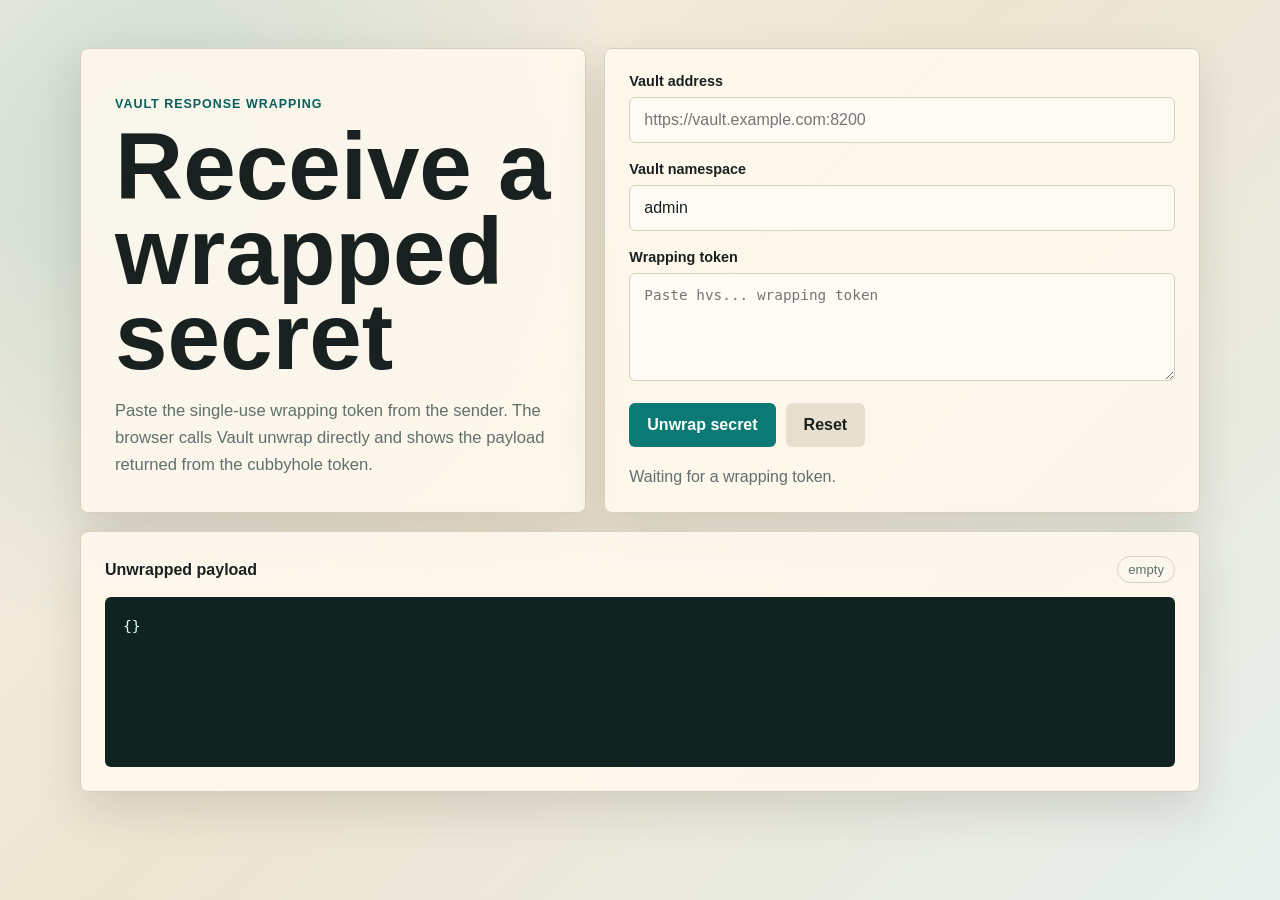
<file: 8_Vault_Secret_Wrapping/app/index.html>
<!doctype html>
<html lang="en">
  <head>
    <meta charset="utf-8">
    <meta name="viewport" content="width=device-width, initial-scale=1">
    <title>Vault Secret Wrapping Receiver</title>
    <link rel="stylesheet" href="styles.css">
  </head>
  <body>
    <main class="shell">
      <section class="panel intro">
        <p class="eyebrow">Vault Response Wrapping</p>
        <h1>Receive a wrapped secret</h1>
        <p class="lede">Paste the single-use wrapping token from the sender. The browser calls Vault unwrap directly and shows the payload returned from the cubbyhole token.</p>
      </section>

      <section class="panel tool" aria-label="Unwrap token form">
        <label for="vault-address">Vault address</label>
        <input id="vault-address" type="url" autocomplete="off" placeholder="https://vault.example.com:8200">

        <label for="vault-namespace">Vault namespace</label>
        <input id="vault-namespace" type="text" autocomplete="off" placeholder="admin">

        <label for="wrap-token">Wrapping token</label>
        <textarea id="wrap-token" rows="5" spellcheck="false" placeholder="Paste hvs... wrapping token"></textarea>

        <div class="actions">
          <button id="unwrap-button" type="button">Unwrap secret</button>
          <button id="reset-button" type="button" class="secondary">Reset</button>
        </div>

        <p id="status" class="status" role="status">Waiting for a wrapping token.</p>
      </section>

      <section class="panel result" aria-label="Unwrapped secret result">
        <div class="result-header">
          <h2>Unwrapped payload</h2>
          <span id="result-state">empty</span>
        </div>
        <pre id="result-output">{}</pre>
      </section>
    </main>

    <script src="app.js"></script>
  </body>
</html>
</file>
<file: 8_Vault_Secret_Wrapping/app/styles.css>
:root {
  color-scheme: light;
  --bg: #f6f1e8;
  --ink: #18211f;
  --muted: #60706b;
  --panel: #fffaf0;
  --line: #d9cfbd;
  --accent: #0b7a75;
  --accent-strong: #095f5b;
  --danger: #9b2f20;
  --shadow: 0 18px 45px rgba(47, 40, 26, 0.14);
}

* {
  box-sizing: border-box;
}

body {
  margin: 0;
  min-height: 100vh;
  color: var(--ink);
  font-family: Avenir Next, Avenir, Trebuchet MS, sans-serif;
  background:
    radial-gradient(circle at 12% 18%, rgba(11, 122, 117, 0.18), transparent 30rem),
    linear-gradient(135deg, #f8f3e9 0%, #efe5d2 46%, #e6f0ec 100%);
}

.shell {
  width: min(1120px, calc(100% - 32px));
  margin: 0 auto;
  padding: 48px 0;
  display: grid;
  grid-template-columns: 0.85fr 1fr;
  gap: 18px;
}

.panel {
  background: rgba(255, 250, 240, 0.88);
  border: 1px solid var(--line);
  border-radius: 8px;
  box-shadow: var(--shadow);
}

.intro {
  padding: 34px;
  min-height: 420px;
  display: flex;
  flex-direction: column;
  justify-content: flex-end;
}

.eyebrow {
  margin: 0 0 14px;
  color: var(--accent-strong);
  font-size: 0.78rem;
  font-weight: 700;
  letter-spacing: 0.08em;
  text-transform: uppercase;
}

h1,
h2,
p {
  margin-top: 0;
}

h1 {
  max-width: 10ch;
  margin-bottom: 18px;
  font-size: clamp(3rem, 10vw, 5.9rem);
  line-height: 0.9;
  letter-spacing: 0;
}

.lede {
  max-width: 34rem;
  margin-bottom: 0;
  color: var(--muted);
  font-size: 1.04rem;
  line-height: 1.6;
}

.tool,
.result {
  padding: 24px;
}

label {
  display: block;
  margin: 0 0 8px;
  font-size: 0.9rem;
  font-weight: 700;
}

input,
textarea {
  width: 100%;
  margin: 0 0 18px;
  border: 1px solid var(--line);
  border-radius: 6px;
  padding: 13px 14px;
  color: var(--ink);
  font: inherit;
  background: #fffcf6;
}

textarea {
  resize: vertical;
  font-family: Menlo, Consolas, monospace;
  font-size: 0.9rem;
}

input:focus,
textarea:focus {
  outline: 3px solid rgba(11, 122, 117, 0.22);
  border-color: var(--accent);
}

.actions {
  display: flex;
  gap: 10px;
  align-items: center;
}

button {
  min-height: 44px;
  border: 0;
  border-radius: 6px;
  padding: 0 18px;
  color: #ffffff;
  font: inherit;
  font-weight: 800;
  background: var(--accent);
  cursor: pointer;
}

button:hover {
  background: var(--accent-strong);
}

button:disabled {
  cursor: wait;
  opacity: 0.72;
}

button.secondary {
  color: var(--ink);
  background: #e8dfcf;
}

.status {
  margin: 18px 0 0;
  color: var(--muted);
  line-height: 1.45;
}

.status.error {
  color: var(--danger);
}

.result {
  grid-column: 1 / -1;
}

.result-header {
  display: flex;
  justify-content: space-between;
  gap: 16px;
  align-items: center;
  margin-bottom: 14px;
}

h2 {
  margin-bottom: 0;
  font-size: 1rem;
}

#result-state {
  border: 1px solid var(--line);
  border-radius: 999px;
  padding: 5px 10px;
  color: var(--muted);
  font-size: 0.82rem;
}

pre {
  min-height: 170px;
  margin: 0;
  overflow: auto;
  border-radius: 6px;
  padding: 18px;
  color: #d9fff6;
  background: #102320;
  font-family: Menlo, Consolas, monospace;
  font-size: 0.92rem;
  line-height: 1.55;
}

@media (max-width: 780px) {
  .shell {
    grid-template-columns: 1fr;
    padding: 24px 0;
  }

  .intro {
    min-height: auto;
  }

  h1 {
    max-width: 9ch;
  }

  .actions,
  .result-header {
    align-items: stretch;
    flex-direction: column;
  }
}
</file>
